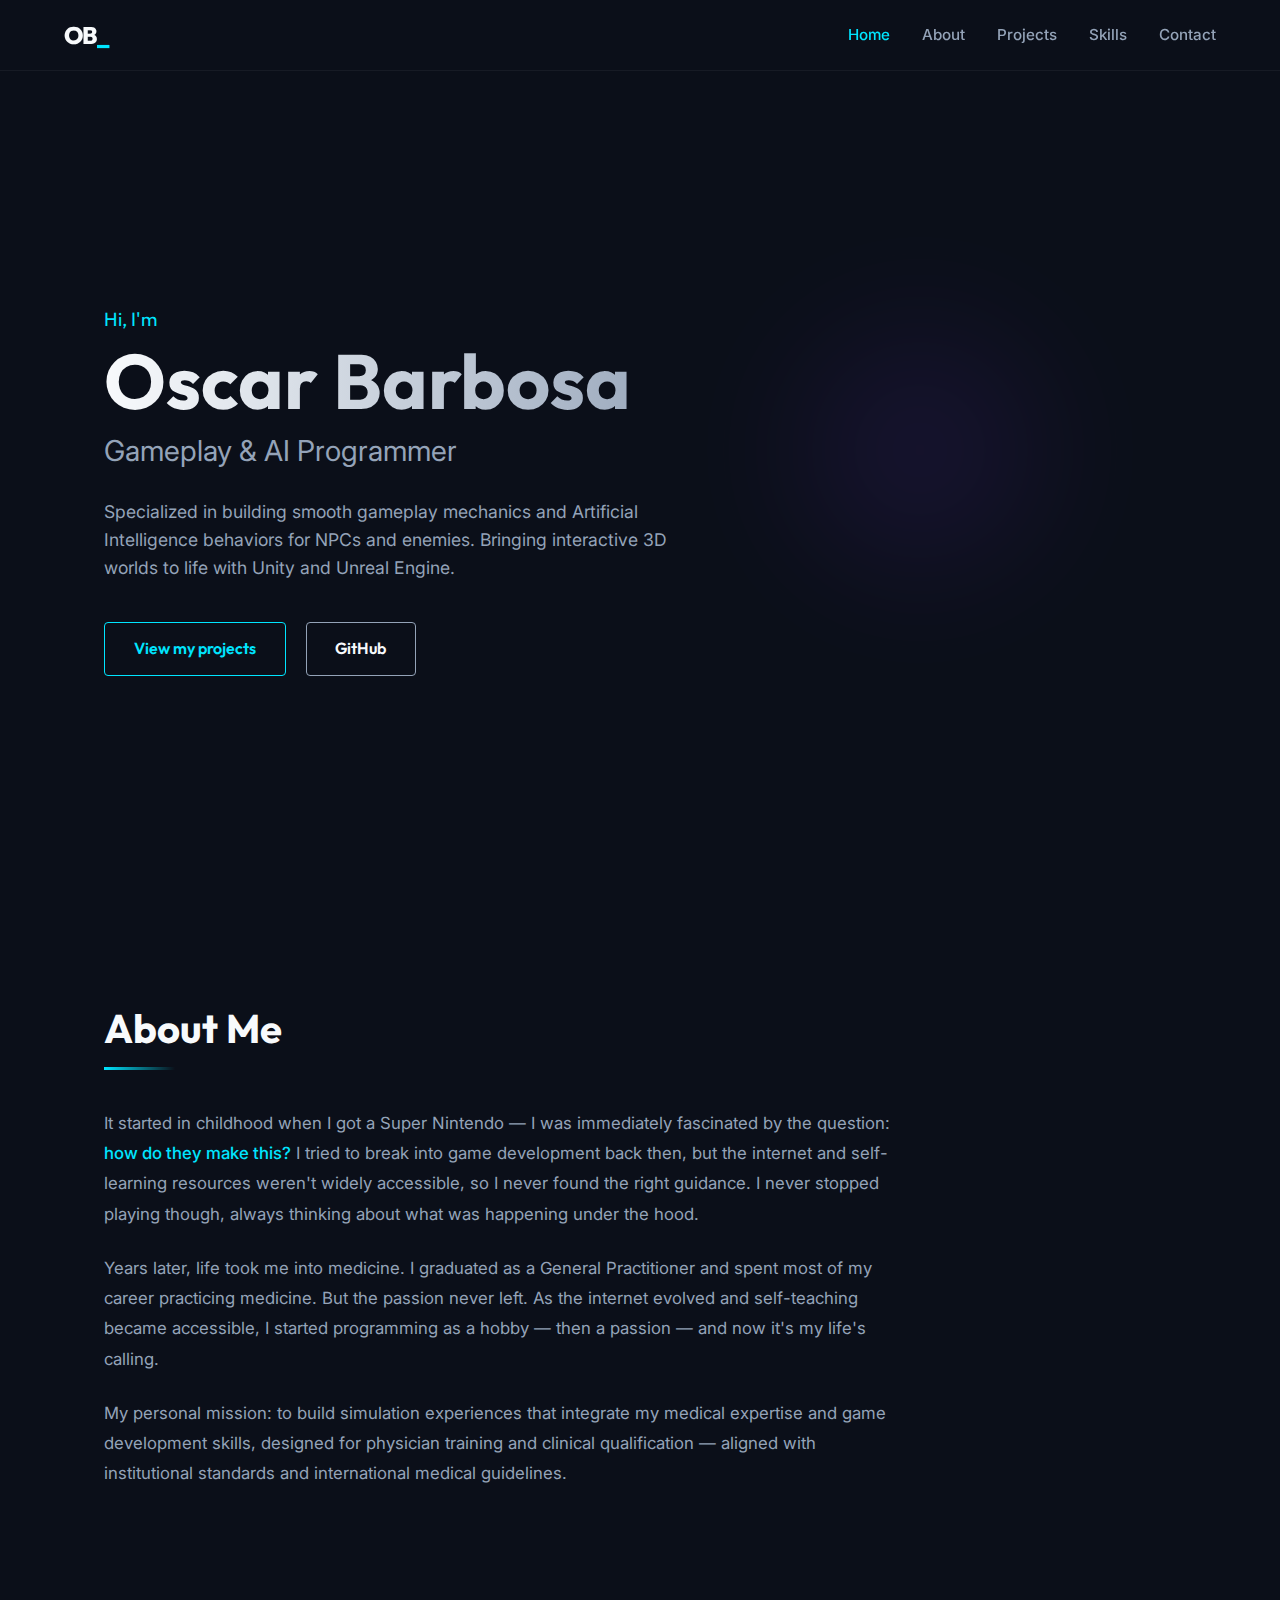
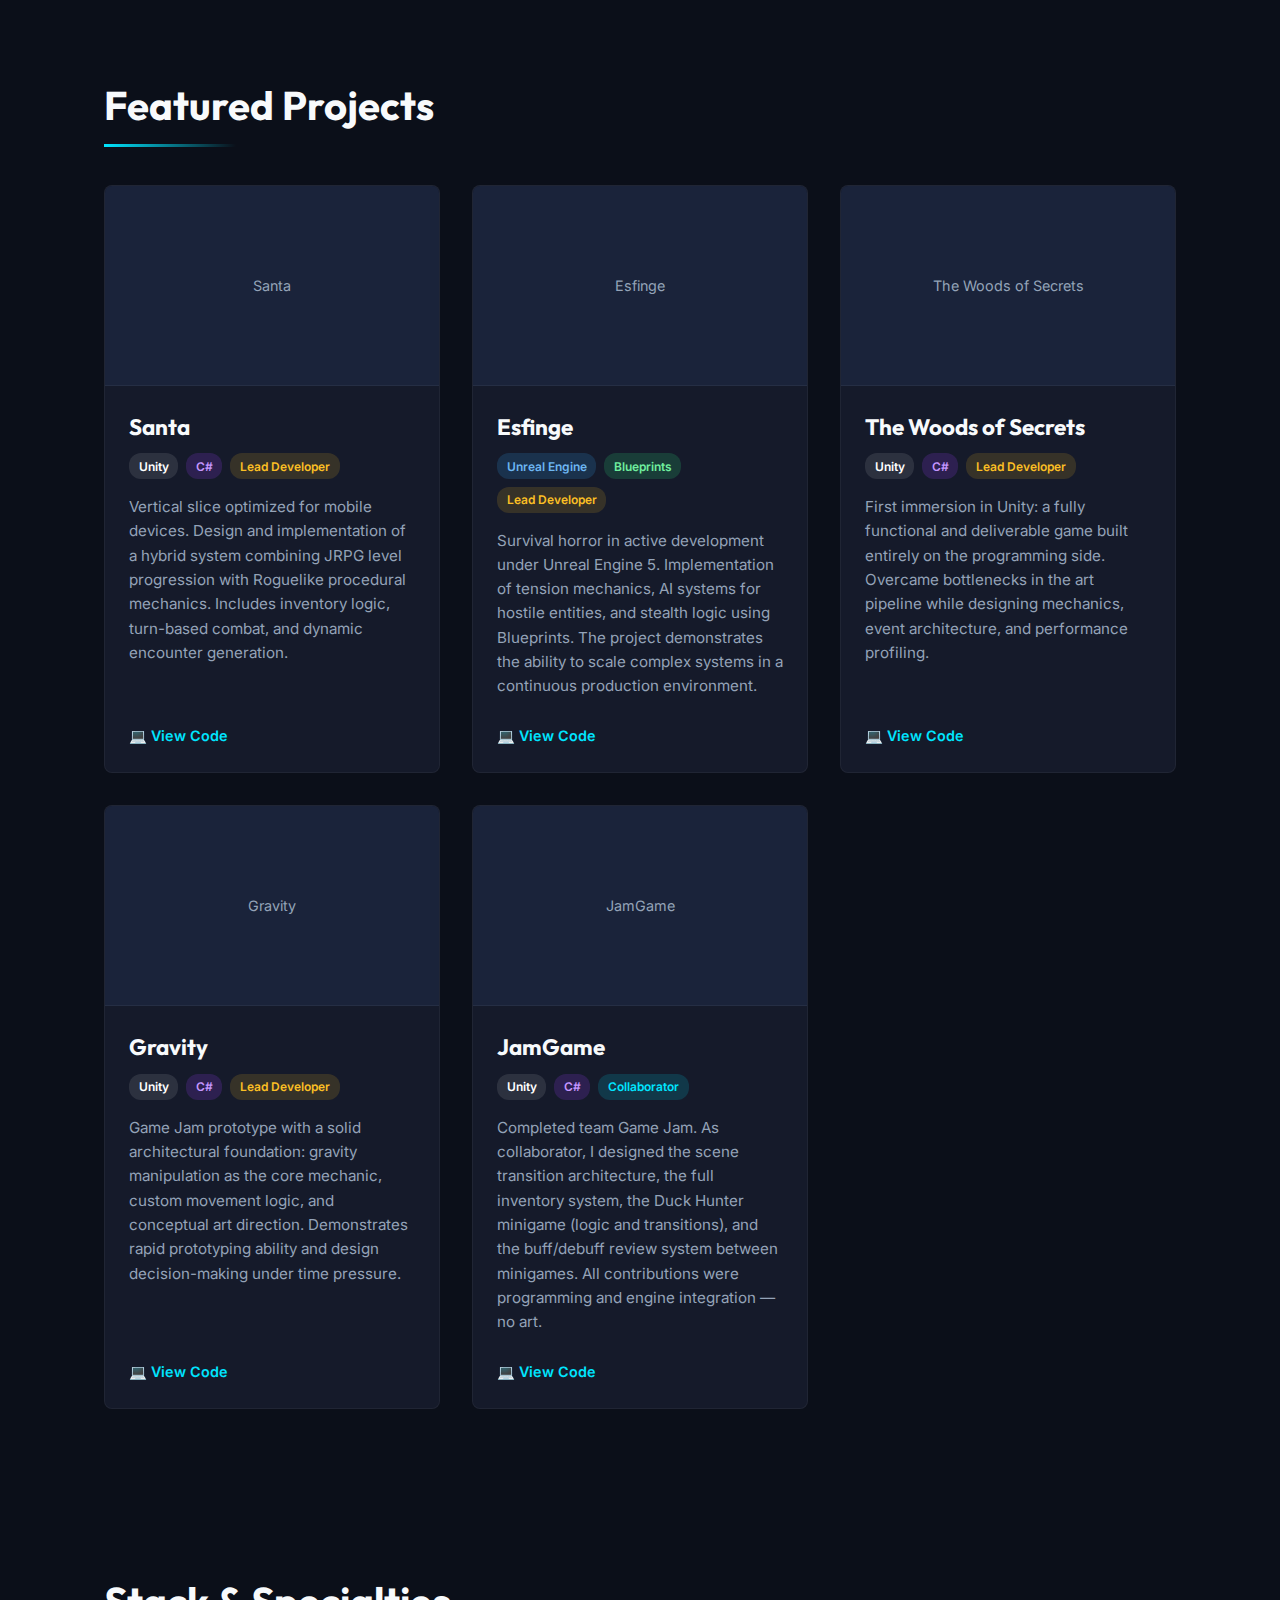
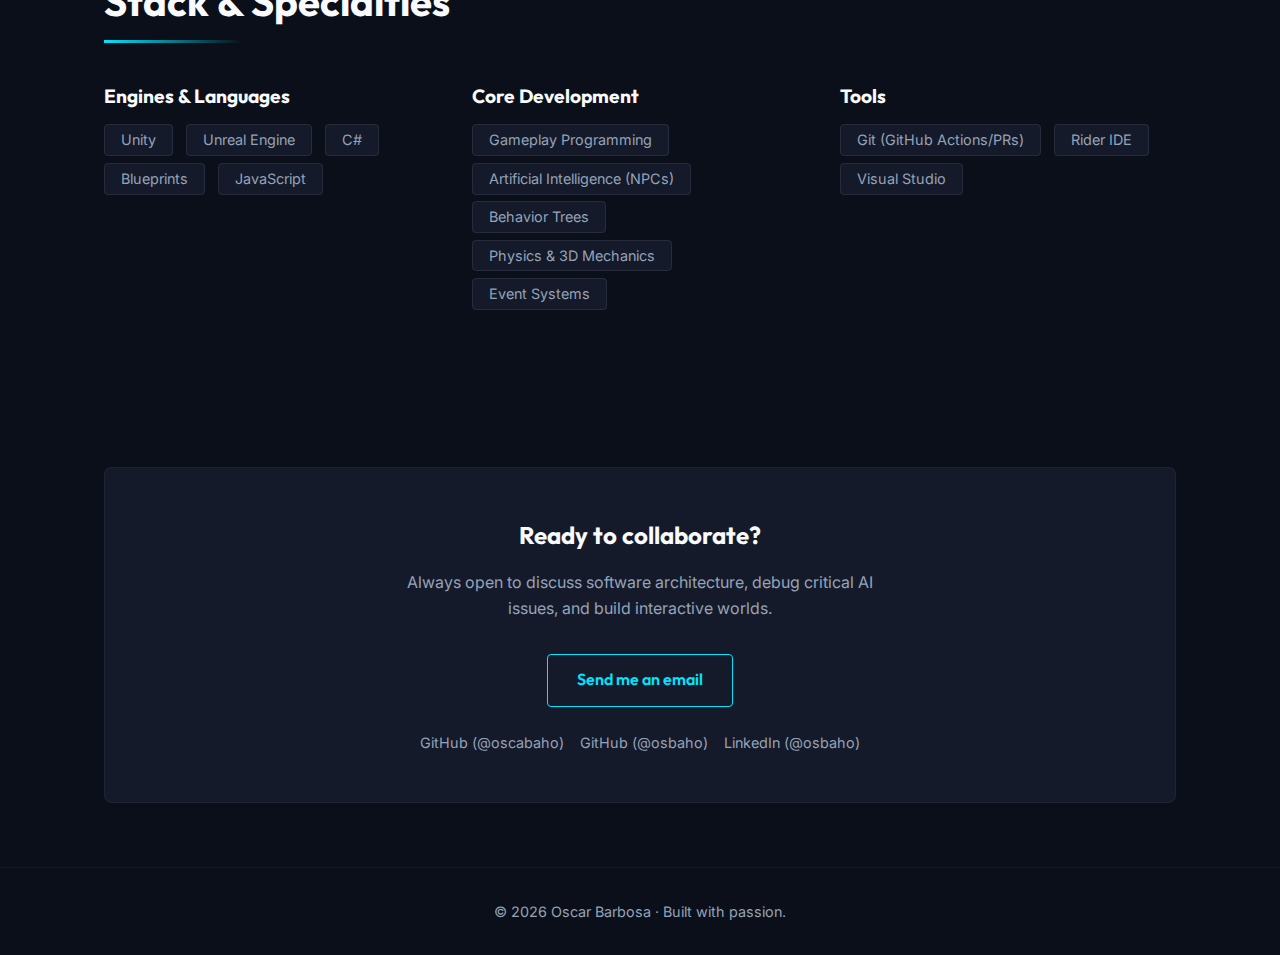
<file: estudiantes/g3-2026/oscar-barbosa/index.html>
<!DOCTYPE html>
<html lang="en">
<head>
    <meta charset="UTF-8">
    <meta name="viewport" content="width=device-width, initial-scale=1.0">
    <title>Oscar Barbosa | Gameplay &amp; AI Programmer</title>
    <meta name="description" content="Portfolio of Oscar Barbosa, game developer specialized in gameplay mechanics and AI (Unity, C#, Unreal Engine).">

    <!-- SEO: Open Graph for social networks (LinkedIn, Twitter) -->
    <meta property="og:title" content="Oscar Barbosa | Gameplay &amp; AI Programmer">
    <meta property="og:description" content="Game developer portfolio: mechanics, Behavior Trees, intelligent NPCs with Unity and Unreal Engine.">
    <meta property="og:type" content="website">

    <!-- Security -->
    <meta http-equiv="X-Content-Type-Options" content="nosniff">
    <meta name="referrer" content="no-referrer-when-downgrade">

    <!-- Performance: Preconnect to reduce external font latency -->
    <link rel="preconnect" href="https://fonts.googleapis.com">
    <link rel="preconnect" href="https://fonts.gstatic.com" crossorigin>
    <link rel="preload" as="style" href="https://fonts.googleapis.com/css2?family=Inter:wght@300;400;500&family=Outfit:wght@500;700;800&display=swap">
    <link href="https://fonts.googleapis.com/css2?family=Inter:wght@300;400;500&family=Outfit:wght@500;700;800&display=swap" rel="stylesheet">

    <link rel="stylesheet" href="style.css">
</head>
<body>
    <!-- =======================================================
     * PORTFOLIO — Oscar Barbosa | Gameplay & AI Programmer
     * File: index.html
     * Description: Main structure and content of the portfolio.
     *
     * SECTION INDEX (Search by these IDs or classes):
     *  1. NAV (.navbar)       - Top navigation bar
     *  2. HEADER (#home)      - Hero section with main greeting
     *  3. MAIN > ABOUT (#about)     - About Me section
     *  4. MAIN > PROJECTS (#projects) - Game project cards
     *  5. MAIN > SKILLS (#skills)   - Tech stack and tools
     *  6. MAIN > CONTACT (#contact) - GitHub, LinkedIn and Email links
     *  7. FOOTER              - Footer with automatic year
     * ======================================================= -->

    <!-- Accessibility: skip-link for keyboard/screen reader users -->
    <a href="#home" class="skip-link">Skip to main content</a>

    <nav class="navbar" role="navigation" aria-label="Main navigation menu">
        <div class="nav-brand" aria-label="Oscar Barbosa - Home">OB</div>
        <ul class="nav-links">
            <li><a href="#home" aria-label="Go to Home">Home</a></li>
            <li><a href="#about" aria-label="Go to About Me">About</a></li>
            <li><a href="#projects" aria-label="Go to Projects">Projects</a></li>
            <li><a href="#skills" aria-label="Go to Skills">Skills</a></li>
            <li><a href="#contact" aria-label="Go to Contact">Contact</a></li>
        </ul>
    </nav>

    <header id="home" class="hero" role="banner">
        <div class="hero-content fade-in">
            <p class="greeting">Hi, I'm</p>
            <h1 class="name">Oscar Barbosa</h1>
            <h2 class="title">Gameplay &amp; AI Programmer</h2>
            <p class="bio">Specialized in building smooth gameplay mechanics and Artificial Intelligence behaviors for NPCs and enemies. Bringing interactive 3D worlds to life with Unity and Unreal Engine.</p>
            <div class="hero-actions">
                <a href="#projects" class="btn btn-primary" aria-label="View featured projects section">View my projects</a>
                <a href="https://github.com/oscabaho" target="_blank" rel="noopener noreferrer" class="btn btn-secondary" aria-label="Oscar Barbosa's GitHub profile (oscabaho)">GitHub</a>
            </div>
        </div>
        <div class="hero-glow" aria-hidden="true"></div>
    </header>

    <main role="main">

        <!-- About Me Section -->
        <section id="about" class="section" aria-labelledby="about-title">
            <h2 id="about-title" class="section-title fade-in">About Me</h2>
            <div class="about-container fade-in">
                <p class="about-text">
                    It started in childhood when I got a Super Nintendo — I was immediately fascinated by the question: <em>how do they make this?</em> I tried to break into game development back then, but the internet and self-learning resources weren't widely accessible, so I never found the right guidance. I never stopped playing though, always thinking about what was happening under the hood.
                </p>
                <p class="about-text">
                    Years later, life took me into medicine. I graduated as a General Practitioner and spent most of my career practicing medicine. But the passion never left. As the internet evolved and self-teaching became accessible, I started programming as a hobby — then a passion — and now it's my life's calling.
                </p>
                <p class="about-text">
                    My personal mission: to build simulation experiences that integrate my medical expertise and game development skills, designed for physician training and clinical qualification — aligned with institutional standards and international medical guidelines.
                </p>
            </div>
        </section>

        <!-- Projects Section -->
        <section id="projects" class="section" aria-labelledby="projects-title">
            <h2 id="projects-title" class="section-title fade-in">Featured Projects</h2>
            <div class="projects-grid">

                <!-- Project 1: Santa (flagship) -->
                <article class="project-card fade-in" aria-label="Project Santa">
                    <div class="project-image placeholder" role="img" aria-label="Screenshot of Santa game">
                        <span aria-hidden="true">Santa</span>
                    </div>
                    <div class="project-info">
                        <h3>Santa</h3>
                        <div class="tech-stack" aria-label="Technologies used">
                            <span class="badge unity">Unity</span>
                            <span class="badge csharp">C#</span>
                            <span class="badge lead">Lead Developer</span>
                        </div>
                        <p>Vertical slice optimized for mobile devices. Design and implementation of a hybrid system combining JRPG level progression with Roguelike procedural mechanics. Includes inventory logic, turn-based combat, and dynamic encounter generation.</p>
                        <div class="project-links">
                            <a href="https://github.com/oscabaho/Santa" target="_blank" rel="noopener noreferrer" class="link" aria-label="View Santa repository on GitHub (opens in new tab)">💻 View Code</a>
                        </div>
                    </div>
                </article>

                <!-- Project 2: Esfinge -->
                <article class="project-card fade-in" aria-label="Project Esfinge">
                    <div class="project-image placeholder" role="img" aria-label="Screenshot of Esfinge game in Unreal Engine">
                        <span aria-hidden="true">Esfinge</span>
                    </div>
                    <div class="project-info">
                        <h3>Esfinge</h3>
                        <div class="tech-stack" aria-label="Technologies used">
                            <span class="badge unreal">Unreal Engine</span>
                            <span class="badge bp">Blueprints</span>
                            <span class="badge lead">Lead Developer</span>
                        </div>
                        <p>Survival horror in active development under Unreal Engine 5. Implementation of tension mechanics, AI systems for hostile entities, and stealth logic using Blueprints. The project demonstrates the ability to scale complex systems in a continuous production environment.</p>
                        <div class="project-links">
                            <a href="https://github.com/oscabaho/Esfinge" target="_blank" rel="noopener noreferrer" class="link" aria-label="View Esfinge repository on GitHub (opens in new tab)">💻 View Code</a>
                        </div>
                    </div>
                </article>

                <!-- Project 3: The Woods of Secrets -->
                <article class="project-card fade-in" aria-label="Project The Woods of Secrets">
                    <div class="project-image placeholder" role="img" aria-label="Screenshot of The Woods of Secrets game">
                        <span aria-hidden="true">The Woods of Secrets</span>
                    </div>
                    <div class="project-info">
                        <h3>The Woods of Secrets</h3>
                        <div class="tech-stack" aria-label="Technologies used">
                            <span class="badge unity">Unity</span>
                            <span class="badge csharp">C#</span>
                            <span class="badge lead">Lead Developer</span>
                        </div>
                        <p>First immersion in Unity: a fully functional and deliverable game built entirely on the programming side. Overcame bottlenecks in the art pipeline while designing mechanics, event architecture, and performance profiling.</p>
                        <div class="project-links">
                            <a href="https://github.com/oscabaho/Proyect-Secret" target="_blank" rel="noopener noreferrer" class="link" aria-label="View The Woods of Secrets repository on GitHub (opens in new tab)">💻 View Code</a>
                        </div>
                    </div>
                </article>

                <!-- Project 4: Gravity -->
                <article class="project-card fade-in" aria-label="Project Gravity">
                    <div class="project-image placeholder" role="img" aria-label="Screenshot of Gravity prototype">
                        <span aria-hidden="true">Gravity</span>
                    </div>
                    <div class="project-info">
                        <h3>Gravity</h3>
                        <div class="tech-stack" aria-label="Technologies used">
                            <span class="badge unity">Unity</span>
                            <span class="badge csharp">C#</span>
                            <span class="badge lead">Lead Developer</span>
                        </div>
                        <p>Game Jam prototype with a solid architectural foundation: gravity manipulation as the core mechanic, custom movement logic, and conceptual art direction. Demonstrates rapid prototyping ability and design decision-making under time pressure.</p>
                        <div class="project-links">
                            <a href="https://github.com/osbaho/Gravity" target="_blank" rel="noopener noreferrer" class="link" aria-label="View Gravity repository on GitHub (opens in new tab)">💻 View Code</a>
                        </div>
                    </div>
                </article>

                <!-- Project 5: JamGame (completed collaboration) -->
                <article class="project-card fade-in" aria-label="Project JamGame - Collaborative Game Jam">
                    <div class="project-image placeholder" role="img" aria-label="Screenshot of JamGame">
                        <span aria-hidden="true">JamGame</span>
                    </div>
                    <div class="project-info">
                        <h3>JamGame</h3>
                        <div class="tech-stack" aria-label="Technologies used">
                            <span class="badge unity">Unity</span>
                            <span class="badge csharp">C#</span>
                            <span class="badge collab">Collaborator</span>
                        </div>
                        <p>Completed team Game Jam. As collaborator, I designed the scene transition architecture, the full inventory system, the Duck Hunter minigame (logic and transitions), and the buff/debuff review system between minigames. All contributions were programming and engine integration — no art.</p>
                        <div class="project-links">
                            <a href="https://github.com/JuanDaGue/JamGame" target="_blank" rel="noopener noreferrer" class="link" aria-label="View JamGame repository on GitHub (opens in new tab)">💻 View Code</a>
                        </div>
                    </div>
                </article>

            </div>
        </section>

        <!-- Skills Section -->
        <section id="skills" class="section" aria-labelledby="skills-title">
            <h2 id="skills-title" class="section-title fade-in">Stack &amp; Specialties</h2>
            <div class="skills-container fade-in">
                <div class="skill-category">
                    <h3>Engines &amp; Languages</h3>
                    <ul class="skills-list" aria-label="List of engines and languages">
                        <li><span class="skill-tag">Unity</span></li>
                        <li><span class="skill-tag">Unreal Engine</span></li>
                        <li><span class="skill-tag">C#</span></li>
                        <li><span class="skill-tag">Blueprints</span></li>
                        <li><span class="skill-tag">JavaScript</span></li>
                    </ul>
                </div>
                <div class="skill-category">
                    <h3>Core Development</h3>
                    <ul class="skills-list" aria-label="List of core development specialties">
                        <li><span class="skill-tag">Gameplay Programming</span></li>
                        <li><span class="skill-tag">Artificial Intelligence (NPCs)</span></li>
                        <li><span class="skill-tag">Behavior Trees</span></li>
                        <li><span class="skill-tag">Physics &amp; 3D Mechanics</span></li>
                        <li><span class="skill-tag">Event Systems</span></li>
                    </ul>
                </div>
                <div class="skill-category">
                    <h3>Tools</h3>
                    <ul class="skills-list" aria-label="List of tools">
                        <li><span class="skill-tag">Git (GitHub Actions/PRs)</span></li>
                        <li><span class="skill-tag">Rider IDE</span></li>
                        <li><span class="skill-tag">Visual Studio</span></li>
                    </ul>
                </div>
            </div>
        </section>

        <!-- Contact Section -->
        <section id="contact" class="section" aria-labelledby="contact-title">
            <div class="contact-box fade-in">
                <h2 id="contact-title">Ready to collaborate?</h2>
                <p>Always open to discuss software architecture, debug critical AI issues, and build interactive worlds.</p>
                <div class="contact-links">
                    <a href="mailto:osbaho86@gmail.com" class="btn btn-primary" aria-label="Send an email to Oscar Barbosa">Send me an email</a>
                    <div class="social-links">
                        <a href="https://github.com/oscabaho" target="_blank" rel="noopener noreferrer" class="social-btn" aria-label="GitHub profile oscabaho (opens in new tab)">GitHub (@oscabaho)</a>
                        <a href="https://github.com/osbaho" target="_blank" rel="noopener noreferrer" class="social-btn" aria-label="GitHub profile osbaho (opens in new tab)">GitHub (@osbaho)</a>
                        <a href="https://www.linkedin.com/in/osbaho/" target="_blank" rel="noopener noreferrer" class="social-btn" aria-label="LinkedIn profile Oscar Barbosa (opens in new tab)">LinkedIn (@osbaho)</a>
                    </div>
                </div>
            </div>
        </section>
    </main>

    <footer role="contentinfo">
        <p>&copy; <span id="current-year"></span> Oscar Barbosa · Built with passion.</p>
    </footer>

    <script src="script.js"></script>
</body>
</html>
</file>
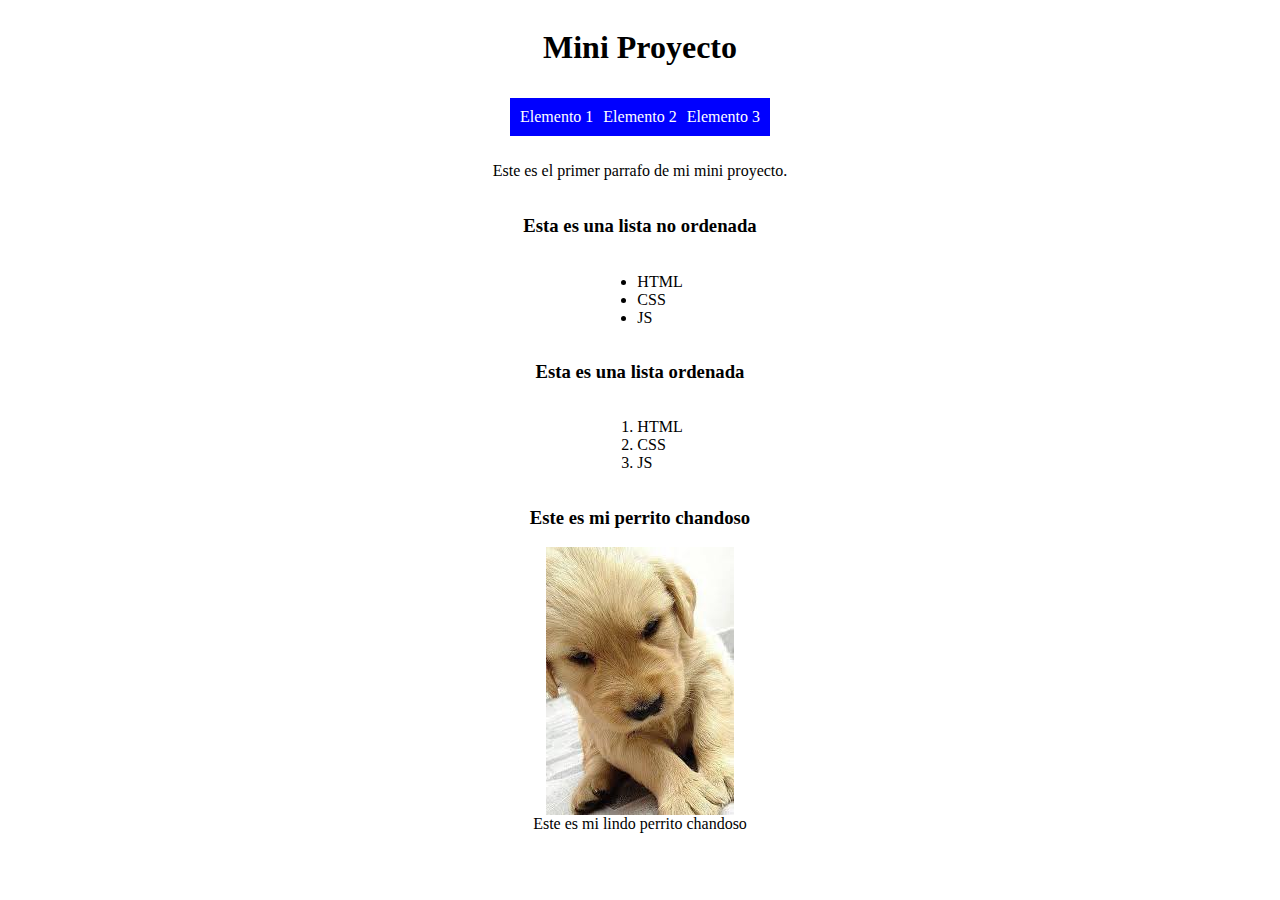
<file: MiniProyecto/mini_proyecto.html>
<!doctype html>
<html lang="es">
  <head>
    <meta charset="UTF-8" />
    <meta name="viewport" content="width=device-width, initial-scale=1.0" />
    <title>Mini Proyecto</title>
    <link rel="stylesheet" href="mini_proyecto.css" />
  </head>
  <body>
      <h1>Mini Proyecto</h1>
      <div class="orientacion menu">
        <a href="">Elemento 1</a>
        <a href="">Elemento 2</a>
        <a href="">Elemento 3</a>
      </div>
    <p>Este es el primer parrafo de mi mini proyecto.</p>

    <h3 class="titulo">Esta es una lista no ordenada</h3>
    <ul>
      <li>HTML</li>
      <li>CSS</li>
      <li>JS</li>
    </ul>


    <h3>Esta es una lista ordenada</h3>
    <ol>
      <li>HTML</li>
      <li>CSS</li>
      <li>JS</li>
    </ol>

    <h3>Este es mi perrito chandoso</h3>
    <img src="/MiniProyecto/img/chandoso.jpg" alt="chandoso" />
    <span>Este es mi lindo perrito chandoso</span>
  </body>
</html>
</file>
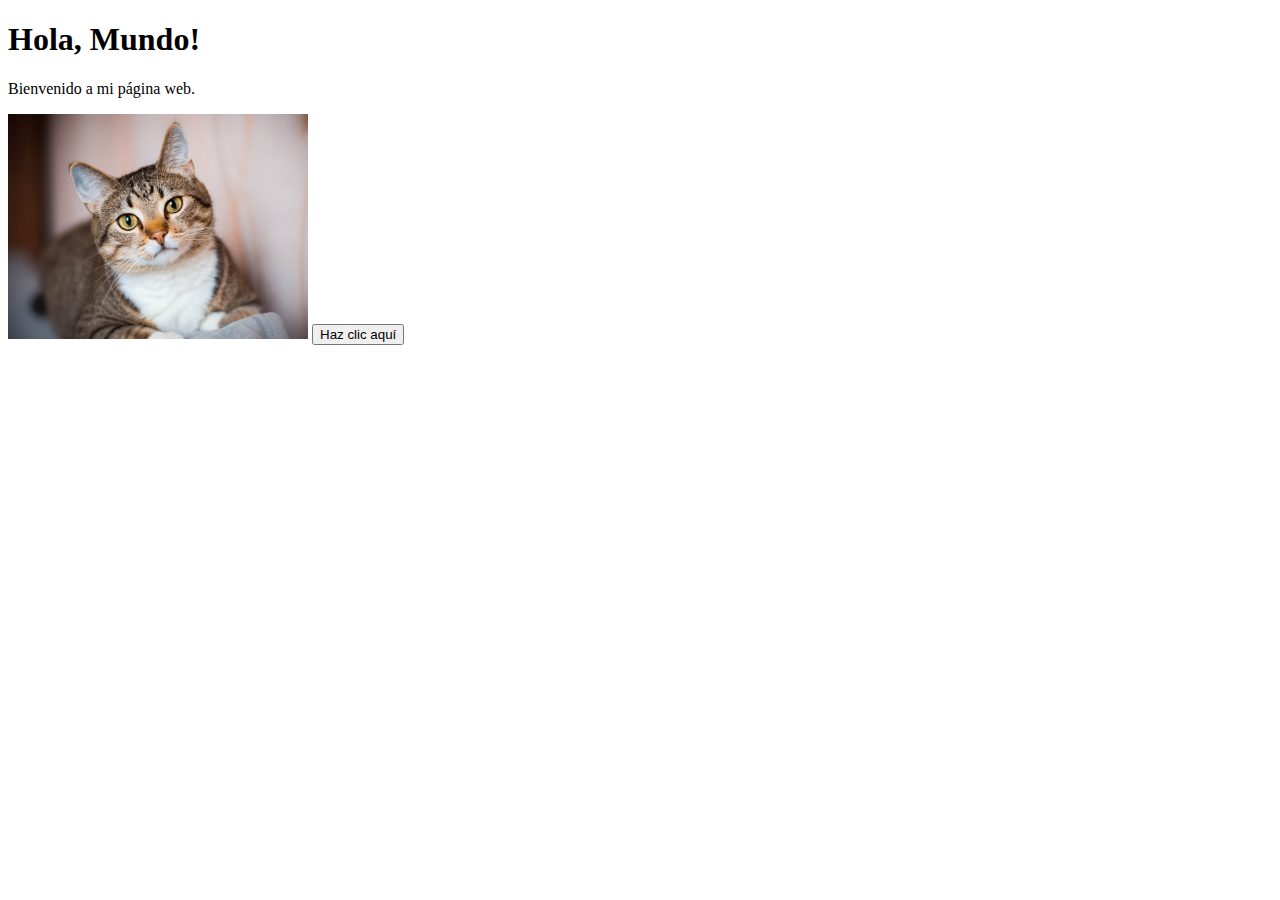
<file: estudiantes/g3-2026/hola_mundo.html>
<!DOCTYPE html>
<html lang="en">
<head>
    <meta charset="UTF-8">
    <meta name="viewport" content="width=device-width, initial-scale=1.0">
    <title>Alejandro</title>
</head>
<body>
    <h1>Hola, Mundo!</h1>
    <p>Bienvenido a mi página web.</p>
    <img src="gato.jpeg" alt="Gato" width="300">
    <button onclick="alert('¡Hola, Mundo!')">Haz clic aquí</button>
</body>
</html>
</file>
<file: estudiantes/g3-2026/oscar-barbosa/style.css>
/* =======================================================
 * PORTFOLIO — Oscar Barbosa | Gameplay & AI Programmer
 * File: style.css
 * Description: Main stylesheet of the portfolio.
 *
 * SECTION INDEX:
 *  1. CSS Variables (Design Tokens)
 *  2. Base Reset & Body
 *  3. Navbar (Glassmorphism + Animated brand)
 *  4. Section Layout (general container .section)
 *  5. Hero Section
 *  6. About Me Section
 *  7. Buttons (.btn, .btn-primary, .btn-secondary)
 *  8. Project Cards (.project-card, .project-image)
 *  9. Technology Badges (.badge.unity / .csharp / .unreal / .bp / .collab / .lead)
 * 10. Project Links (.link)
 * 11. Skills (.skills-container, .skill-tag)
 * 12. Contact (.contact-box, .social-btn)
 * 13. Footer
 * 14. Animations (fade-in, blink cursor)
 * 15. Accessibility (skip-link, focus-visible, aria-current)
 * 16. Responsive / Media Queries
 * ======================================================= */


/* -------------------------------------------------------
 * 1. CSS VARIABLES (Design Tokens)
 * To change global site colors, edit only these variables.
 * Changes propagate automatically throughout the stylesheet.
 * ------------------------------------------------------- */
:root {
    --bg-main: #0b0f19;          /* Very dark, slightly blue background */
    --bg-surface: #151a2a;       /* Background for cards and surfaces */
    --primary-color: #00e5ff;    /* Neon Cyan Tech — main accent color */
    --secondary-color: #7c3aed;  /* Intense purple — used in hero glow */
    --text-light: #f8fafc;       /* Main text (soft white) */
    --text-muted: #94a3b8;       /* Secondary text / descriptions */

    --font-heading: 'Outfit', sans-serif;  /* Headings and brand */
    --font-body: 'Inter', sans-serif;      /* Body text */

    --transition-speed: 0.3s;    /* Global hover transition speed */
}


/* -------------------------------------------------------
 * 2. BASE RESET & BODY
 * Normalizes margins, paddings, and box-model.
 * overflow-x: hidden prevents accidental horizontal scroll.
 * ------------------------------------------------------- */
* {
    margin: 0;
    padding: 0;
    box-sizing: border-box;
}

html {
    scroll-behavior: smooth; /* Native browser smooth scrolling */
}

body {
    font-family: var(--font-body);
    background-color: var(--bg-main);
    color: var(--text-light);
    line-height: 1.6;
    overflow-x: hidden;
}


/* -------------------------------------------------------
 * 3. NAVBAR
 * Fixed at the top with glassmorphism effect
 * (backdrop-filter: blur).
 * The -webkit- prefix is required for Safari/iOS.
 * To add a hamburger menu on mobile, add a <button>
 * in HTML and toggle the class 'open' on .nav-links via JS.
 * ------------------------------------------------------- */
.navbar {
    position: fixed;
    top: 0;
    width: 100%;
    display: flex;
    justify-content: space-between;
    align-items: center;
    padding: 1rem 5%;
    background: rgba(11, 15, 25, 0.7);
    backdrop-filter: blur(12px);
    -webkit-backdrop-filter: blur(12px); /* Safari */
    z-index: 1000;
    border-bottom: 1px solid rgba(255, 255, 255, 0.05);
}

/* "OB" brand — the blinking cursor is added via CSS ::after */
.nav-brand {
    font-family: var(--font-heading);
    font-size: 1.5rem;
    font-weight: 800;
    color: var(--text-light);
    letter-spacing: -1px;
}
/* Animated cursor "OB_" — to change the symbol, edit content: */
.nav-brand::after {
    content: '_';
    color: var(--primary-color);
    animation: blink 1s infinite alternate;
}

.nav-links {
    list-style: none;
    display: flex;
    gap: 2rem;
}

.nav-links a {
    text-decoration: none;
    color: var(--text-muted);
    font-weight: 500;
    font-size: 0.95rem;
    transition: color var(--transition-speed);
}

.nav-links a:hover {
    color: var(--primary-color);
}


/* -------------------------------------------------------
 * 4. SECTION LAYOUT
 * .section is the base container for each page block.
 * max-width + margin: auto centers the content.
 * .section-title adds a decorative bottom underline.
 * ------------------------------------------------------- */
.section {
    padding: 6rem 5% 4rem;
    max-width: 1200px;
    margin: 0 auto;
}

/* Cyan decorative line below section titles */
.section-title {
    font-family: var(--font-heading);
    font-size: 2.5rem;
    margin-bottom: 3rem;
    position: relative;
    display: inline-block;
}
.section-title::after {
    content: '';
    position: absolute;
    bottom: -10px;
    left: 0;
    width: 40%;
    height: 3px;
    background: linear-gradient(90deg, var(--primary-color), transparent);
}


/* -------------------------------------------------------
 * 5. HERO SECTION
 * Occupies 100% of the viewport on load.
 * .hero-glow is a decorative diffuse light blob (visual only).
 * To change the glow color, edit --secondary-color in :root.
 * ------------------------------------------------------- */
.hero {
    min-height: 100vh;
    display: flex;
    align-items: center;
    padding: 5rem 5% 0; /* padding-top compensates for the fixed navbar */
    position: relative;
    max-width: 1200px;
    margin: 0 auto;
}

.hero-content {
    max-width: 700px;
    z-index: 2;
}

.greeting {
    font-family: var(--font-heading);
    color: var(--primary-color);
    font-size: 1.2rem;
    margin-bottom: 0.5rem;
}

/* Main name with text gradient */
.name {
    font-family: var(--font-heading);
    font-size: clamp(3.5rem, 6vw, 5rem); /* clamp: fluid and responsive size */
    line-height: 1;
    margin-bottom: 0.5rem;
    background: linear-gradient(to right, var(--text-light), var(--text-muted));
    -webkit-background-clip: text;
    background-clip: text;
    -webkit-text-fill-color: transparent;
}

.title {
    font-size: 1.8rem;
    color: var(--text-muted);
    margin-bottom: 1.5rem;
    font-weight: 400;
}

.bio {
    font-size: 1.1rem;
    color: var(--text-muted);
    margin-bottom: 2.5rem;
    max-width: 600px;
}

/* Decorative diffuse light blob on the hero (aria-hidden in HTML) */
.hero-glow {
    position: absolute;
    top: 50%;
    right: 10%;
    transform: translateY(-50%);
    width: 400px;
    height: 400px;
    background: radial-gradient(circle, var(--secondary-color) 0%, transparent 60%);
    opacity: 0.15;
    filter: blur(60px);
    z-index: 0;
    pointer-events: none; /* Does not interfere with clicks */
}


/* -------------------------------------------------------
 * 6. ABOUT ME SECTION
 * .about-container: readable text block with max-width.
 * .about-text: paragraph spacing and muted color.
 * ------------------------------------------------------- */
.about-container {
    max-width: 800px;
}

.about-text {
    color: var(--text-muted);
    font-size: 1.05rem;
    line-height: 1.8;
    margin-bottom: 1.5rem;
}

.about-text em {
    color: var(--primary-color);
    font-style: normal;
    font-weight: 500;
}


/* -------------------------------------------------------
 * 7. BUTTONS
 * .btn = common base
 * .btn-primary = cyan border (main / CTA)
 * .btn-secondary = gray border (secondary / GitHub)
 * To add a new button style, create .btn-xxx
 * following the same pattern.
 * ------------------------------------------------------- */
.btn {
    display: inline-block;
    padding: 0.8rem 1.8rem;
    border-radius: 4px;
    font-family: var(--font-heading);
    font-weight: 600;
    text-decoration: none;
    transition: all var(--transition-speed);
    cursor: pointer;
}

.btn-primary {
    background-color: transparent;
    color: var(--primary-color);
    border: 1px solid var(--primary-color);
}
.btn-primary:hover {
    background-color: rgba(0, 229, 255, 0.1);
    box-shadow: 0 0 20px rgba(0, 229, 255, 0.2);
}

.btn-secondary {
    background-color: transparent;
    color: var(--text-light);
    border: 1px solid var(--text-muted);
    margin-left: 1rem;
}
.btn-secondary:hover {
    border-color: var(--text-light);
}


/* -------------------------------------------------------
 * 8. PROJECT CARDS
 * .projects-grid: auto-responsive 2-column grid.
 *   To force 3 columns: repeat(3, 1fr)
 *   To force 1 column (mobile): repeat(1, 1fr)
 *
 * .project-card uses flex-column so the "View Code"
 * button is always anchored to the bottom,
 * regardless of description length.
 *
 * To add a new project, copy any
 * <article class="project-card"> block in index.html.
 * ------------------------------------------------------- */
.projects-grid {
    display: grid;
    grid-template-columns: repeat(auto-fit, minmax(320px, 1fr));
    gap: 2rem;
}

.project-card {
    background-color: var(--bg-surface);
    border-radius: 8px;
    overflow: hidden;
    transition: transform var(--transition-speed), box-shadow var(--transition-speed);
    border: 1px solid rgba(255, 255, 255, 0.05);
    display: flex;
    flex-direction: column; /* Allows equal heights between cards */
}

.project-card:hover {
    transform: translateY(-5px);   /* Elevation effect */
    box-shadow: 0 10px 30px rgba(0,0,0,0.5);
    border-color: rgba(0, 229, 255, 0.3); /* Subtle cyan glow */
}

/* Image/placeholder area before real screenshots are available.
 * When you have images: replace the <div> with an <img>
 * and remove the display/justify/align-items properties. */
.project-image {
    height: 200px;
    width: 100%;
    background-color: #1a233a;
    display: flex;
    justify-content: center;
    align-items: center;
    color: var(--text-muted);
    font-size: 0.9rem;
    border-bottom: 1px solid rgba(255, 255, 255, 0.05);
}

.project-info {
    padding: 1.5rem;
    display: flex;
    flex-direction: column;
    flex: 1; /* Makes the card fill all available row height */
}

.project-info h3 {
    font-family: var(--font-heading);
    font-size: 1.4rem;
    margin-bottom: 0.5rem;
}

.project-info p {
    color: var(--text-muted);
    font-size: 0.95rem;
    margin-bottom: 1.5rem;
    flex: 1; /* Pushes the "View Code" link always to the bottom */
}


/* -------------------------------------------------------
 * 9. TECHNOLOGY BADGES
 * Each engine/language has its own thematic color:
 *   .unity  = neutral white
 *   .csharp = purple
 *   .unreal = blue
 *   .bp     = green (Blueprints)
 *   .collab = cyan (collaborative projects)
 *   .lead   = amber (lead developer role)
 *
 * To add a new engine: .badge.enginename { ... }
 * ------------------------------------------------------- */
.tech-stack {
    display: flex;
    flex-wrap: wrap; /* wrap allows badges to wrap to the next line if needed */
    gap: 0.5rem;
    margin-bottom: 1rem;
}

.badge {
    font-size: 0.75rem;
    padding: 0.2rem 0.6rem;
    border-radius: 12px;
    font-weight: 600;
}
.badge.unity  { background: rgba(255, 255, 255, 0.1); color: #fff; }
.badge.csharp { background: rgba(144, 58, 237, 0.2);  color: #c496ff; }
.badge.unreal { background: rgba(52, 152, 219, 0.2);  color: #6db6f2; }
.badge.bp     { background: rgba(46, 204, 113, 0.2);  color: #6fed9e; }
.badge.collab { background: rgba(0, 229, 255, 0.15);  color: var(--primary-color); }
.badge.lead   { background: rgba(251, 191, 36, 0.15); color: #fbbf24; }


/* -------------------------------------------------------
 * 10. PROJECT LINKS
 * The "💻" emoji is part of the link text in HTML.
 * ------------------------------------------------------- */
.link {
    color: var(--primary-color);
    text-decoration: none;
    font-size: 0.9rem;
    font-weight: 600;
}
.link:hover { text-decoration: underline; }


/* -------------------------------------------------------
 * 11. SKILLS
 * Auto-adaptive 3-column grid.
 * .skills-list is a semantic <ul> without visual bullets.
 * To add a new skill: add a <li> in HTML.
 * To add a new category: duplicate .skill-category in HTML.
 * ------------------------------------------------------- */
.skills-container {
    display: grid;
    grid-template-columns: repeat(auto-fit, minmax(250px, 1fr));
    gap: 2rem;
}

.skill-category h3 {
    font-family: var(--font-heading);
    color: var(--text-light);
    margin-bottom: 1rem;
    font-size: 1.2rem;
}

/* List reset (semantic <ul> without visual bullets) */
.skills-list {
    list-style: none;
    padding: 0;
    display: flex;
    flex-wrap: wrap;
    gap: 0.8rem;
}

.skill-tag {
    background-color: var(--bg-surface);
    border: 1px solid rgba(255, 255, 255, 0.08);
    padding: 0.4rem 1rem;
    border-radius: 4px;
    font-size: 0.9rem;
    color: var(--text-muted);
    transition: color var(--transition-speed), border-color var(--transition-speed);
}
.skill-tag:hover {
    color: var(--primary-color);
    border-color: var(--primary-color);
}


/* -------------------------------------------------------
 * 12. CONTACT
 * .contact-box: centered box with surface background.
 * .social-btn: simple text links for social networks.
 * To add more networks: copy an <a class="social-btn"> in HTML.
 * ------------------------------------------------------- */
.contact-box {
    background-color: var(--bg-surface);
    padding: 3rem;
    border-radius: 8px;
    text-align: center;
    border: 1px solid rgba(255, 255, 255, 0.05);
}

.contact-box h2 {
    font-family: var(--font-heading);
    margin-bottom: 1rem;
}

.contact-box p {
    color: var(--text-muted);
    max-width: 500px;
    margin: 0 auto 2rem;
}

.contact-links {
    display: flex;
    flex-direction: column;
    align-items: center;
    gap: 1.5rem;
}

.social-links {
    display: flex;
    gap: 1rem;
}

.social-btn {
    color: var(--text-muted);
    text-decoration: none;
    font-size: 0.9rem;
}
.social-btn:hover { color: var(--text-light); }


/* -------------------------------------------------------
 * 13. FOOTER
 * Simple and minimalist. The year is inserted dynamically
 * from script.js (id="current-year").
 * ------------------------------------------------------- */
footer {
    text-align: center;
    padding: 2rem;
    color: var(--text-muted);
    font-size: 0.9rem;
    border-top: 1px solid rgba(255, 255, 255, 0.05);
}


/* -------------------------------------------------------
 * 14. ANIMATIONS
 * .fade-in: initial invisible state (opacity:0, offset).
 * .fade-in.visible: final state (activated by JS via IntersectionObserver).
 * @keyframes blink: for the blinking cursor on nav-brand.
 *
 * To adjust entry speed: change 0.6s in .fade-in.
 * To globally disable animations: remove .fade-in from
 * HTML or add prefers-reduced-motion (see below).
 * ------------------------------------------------------- */
.fade-in {
    opacity: 0;
    transform: translateY(20px);
    transition: opacity 0.6s ease-out, transform 0.6s ease-out;
}

.fade-in.visible {
    opacity: 1;
    transform: translateY(0);
}

/* Respect for users with motion sensitivity (best practice) */
@media (prefers-reduced-motion: reduce) {
    .fade-in {
        transition: none;
        opacity: 1;
        transform: none;
    }
}

@keyframes blink {
    from { opacity: 1; }
    to   { opacity: 0; }
}


/* -------------------------------------------------------
 * 15. ACCESSIBILITY
 * .skip-link: allows keyboard users to skip to content.
 *   Remains invisible until it receives focus (:focus).
 * :focus-visible: focus ring for keyboard only (not mouse).
 * aria-current="page": highlights the active navbar link (via JS).
 * ------------------------------------------------------- */
.skip-link {
    position: absolute;
    top: -100%;
    left: 1rem;
    background-color: var(--primary-color);
    color: var(--bg-main);
    padding: 0.5rem 1rem;
    border-radius: 4px;
    font-weight: 700;
    z-index: 9999;
    text-decoration: none;
}
.skip-link:focus {
    top: 1rem; /* Appears on first Tab key press */
}

/* Focus ring visible only when navigating with keyboard */
a:focus-visible,
.btn:focus-visible {
    outline: 2px solid var(--primary-color);
    outline-offset: 4px;
    border-radius: 2px;
}

/* Active link in the navbar (updated by JS with aria-current="page") */
.nav-links a[aria-current="page"] {
    color: var(--primary-color);
}


/* -------------------------------------------------------
 * 16. RESPONSIVE / MEDIA QUERIES
 * Minimum breakpoint: 768px (tablets and mobile).
 * Menu is hidden — ideal for implementing hamburger.
 *
 * To add more breakpoints:
 *   @media (max-width: 480px) { ... }  → small mobile
 *   @media (min-width: 1440px) { ... } → large screens
 * ------------------------------------------------------- */
@media (max-width: 768px) {
    /* Hides horizontal menu — implement hamburger in the future */
    .nav-links { display: none; }

    .name { font-size: 3rem; }

    /* On mobile, secondary button moves below the primary */
    .btn-secondary { margin-left: 0; margin-top: 1rem; }
}
</file>
<file: MiniProyecto/mini_proyecto.css>
body {
    font-family: 'Trebuchet MS';
    display: flex;
    flex-direction: column;
    align-items: center;
}

.orientacion {
    display: flex;
    flex-direction: row;
    gap: 10px;
}

.titulo {
    margin-bottom: 20px;
    display: flex;
    /* TODO: TAREAAAA. ¿Por qué no no está funcionando esta clase?*/
    align-items: flex-start !important; 
}

.menu {
    background-color: blue;
    padding: 10px;
    margin: 10px;

}

a {
    color: white !important;
    text-decoration: none;
    border-left: 1px;
}
</file>
